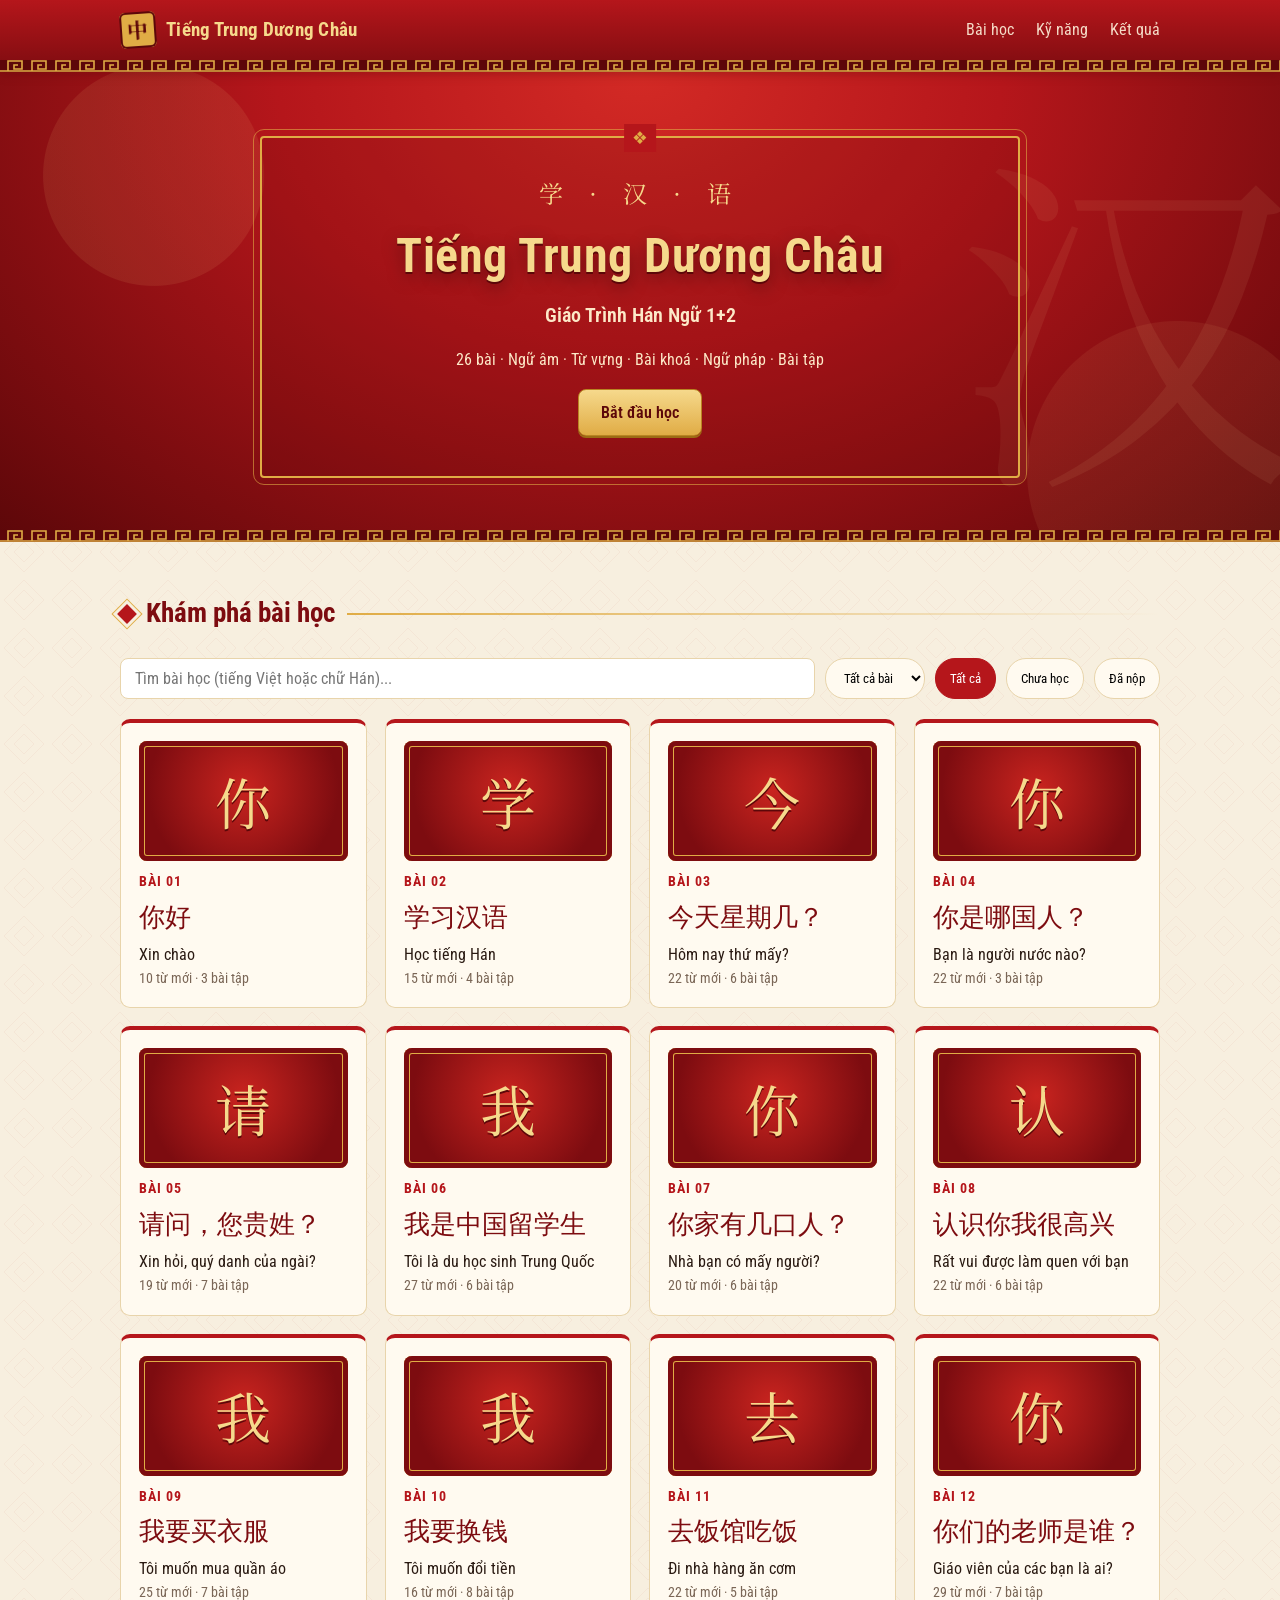
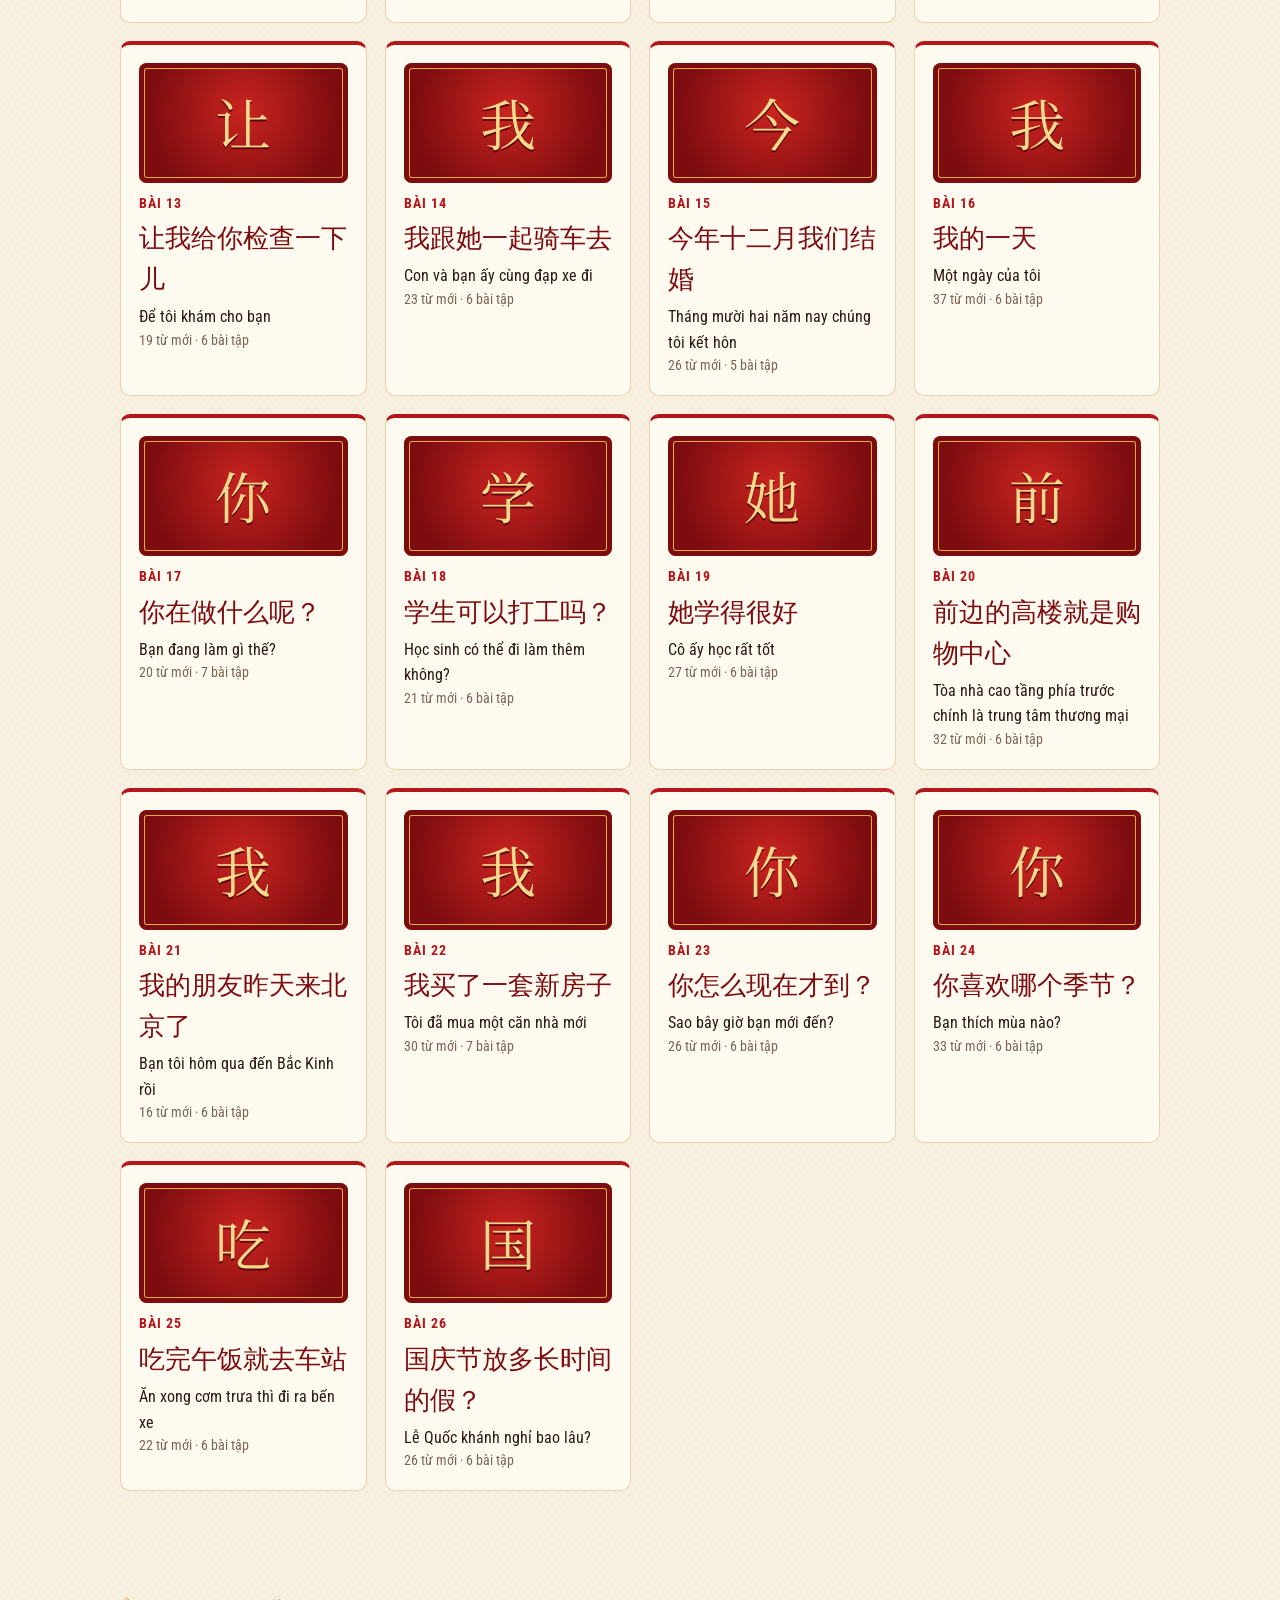
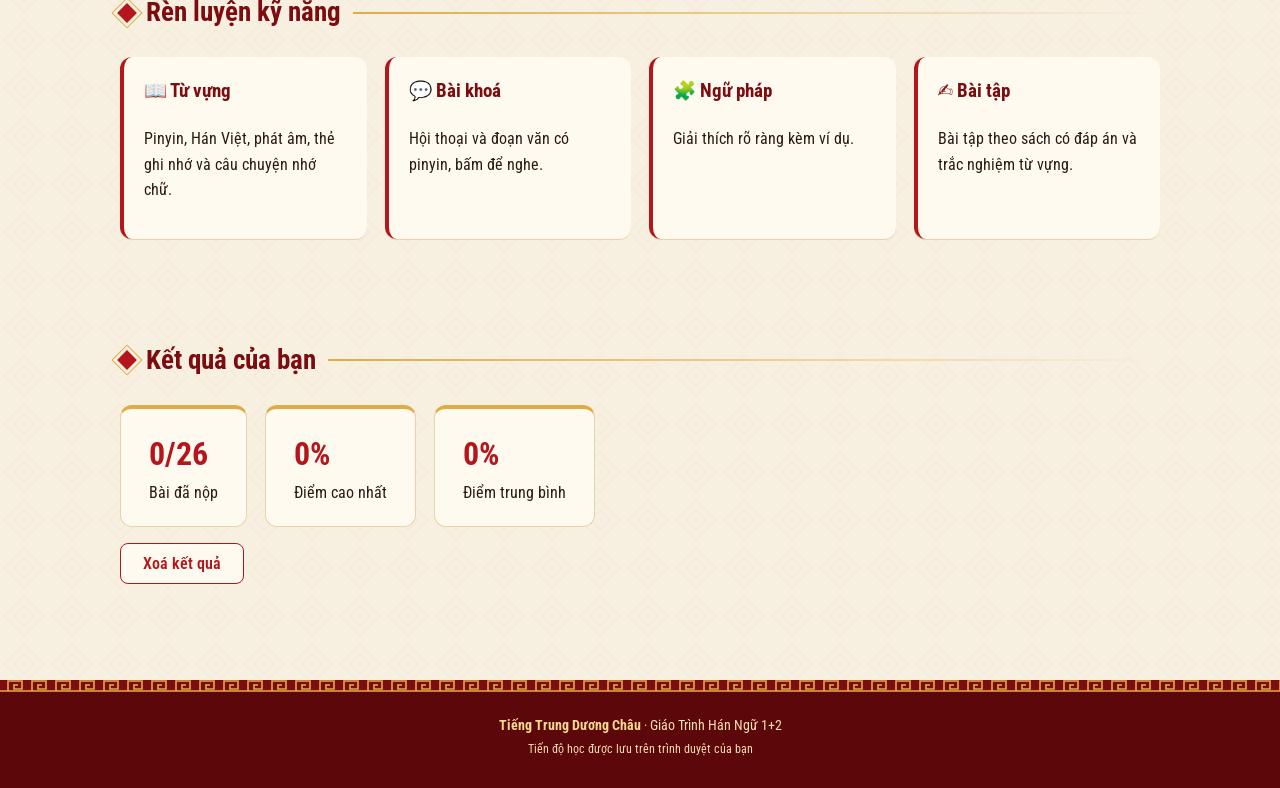
<file: index.html>
<!DOCTYPE html>
<html lang="vi">
<head>
  <meta charset="UTF-8">
  <meta name="viewport" content="width=device-width, initial-scale=1.0">
  <title>Tiếng Trung Dương Châu · Giáo Trình Hán Ngữ 1+2</title>
  <link rel="preconnect" href="https://fonts.googleapis.com">
  <link rel="preconnect" href="https://fonts.gstatic.com" crossorigin>
  <link rel="stylesheet" href="https://fonts.googleapis.com/css2?family=Roboto+Condensed:wght@400;600;700&family=Noto+Serif+SC:wght@700&display=swap">
  <link rel="stylesheet" href="style.css?v=8">
</head>
<body>
  <header>
    <div class="container">
      <a class="logo" href="index.html"><span class="seal zh">中</span>Tiếng Trung Dương Châu</a>
      <nav>
        <a href="#lessons">Bài học</a>
        <a href="#skills">Kỹ năng</a>
        <a href="#results">Kết quả</a>
      </nav>
    </div>
  </header>

  <div class="hero">
    <div class="container">
      <div class="hero-frame">
        <div class="hero-kicker zh">学 · 汉 · 语</div>
        <h1>Tiếng Trung Dương Châu</h1>
        <p class="hero-sub">Giáo Trình Hán Ngữ 1+2</p>
        <p>26 bài · Ngữ âm · Từ vựng · Bài khoá · Ngữ pháp · Bài tập</p>
        <a class="btn" href="#lessons">Bắt đầu học</a>
      </div>
    </div>
  </div>

  <main class="container">
    <section id="lessons">
      <h2>Khám phá bài học</h2>
      <div class="toolbar">
        <input id="search" type="search" placeholder="Tìm bài học (tiếng Việt hoặc chữ Hán)...">
        <select id="levelSelect" class="chip"></select>
        <button class="chip active" data-filter="all">Tất cả</button>
        <button class="chip" data-filter="todo">Chưa học</button>
        <button class="chip" data-filter="done">Đã nộp</button>
      </div>
      <div id="lessonGrid" class="grid"></div>
      <p id="empty" class="empty" hidden>Không có bài học phù hợp.</p>
    </section>

    <section id="skills">
      <h2>Rèn luyện kỹ năng</h2>
      <div class="skills">
        <div class="skill"><h3>📖 Từ vựng</h3><p>Pinyin, Hán Việt, phát âm, thẻ ghi nhớ và câu chuyện nhớ chữ.</p></div>
        <div class="skill"><h3>💬 Bài khoá</h3><p>Hội thoại và đoạn văn có pinyin, bấm để nghe.</p></div>
        <div class="skill"><h3>🧩 Ngữ pháp</h3><p>Giải thích rõ ràng kèm ví dụ.</p></div>
        <div class="skill"><h3>✍️ Bài tập</h3><p>Bài tập theo sách có đáp án và trắc nghiệm từ vựng.</p></div>
      </div>
    </section>

    <section id="results">
      <h2>Kết quả của bạn</h2>
      <div class="stats">
        <div class="stat"><b id="statDone">0</b>Bài đã nộp</div>
        <div class="stat"><b id="statBest">0%</b>Điểm cao nhất</div>
        <div class="stat"><b id="statAvg">0%</b>Điểm trung bình</div>
      </div>
      <p><button class="btn secondary" id="resetBtn">Xoá kết quả</button></p>
    </section>
  </main>

  <footer><b>Tiếng Trung Dương Châu</b> · Giáo Trình Hán Ngữ 1+2<br><small>Tiến độ học được lưu trên trình duyệt của bạn</small></footer>

  <script src="data/index.js"></script>
  <script src="app.js"></script>
</body>
</html>
</file>
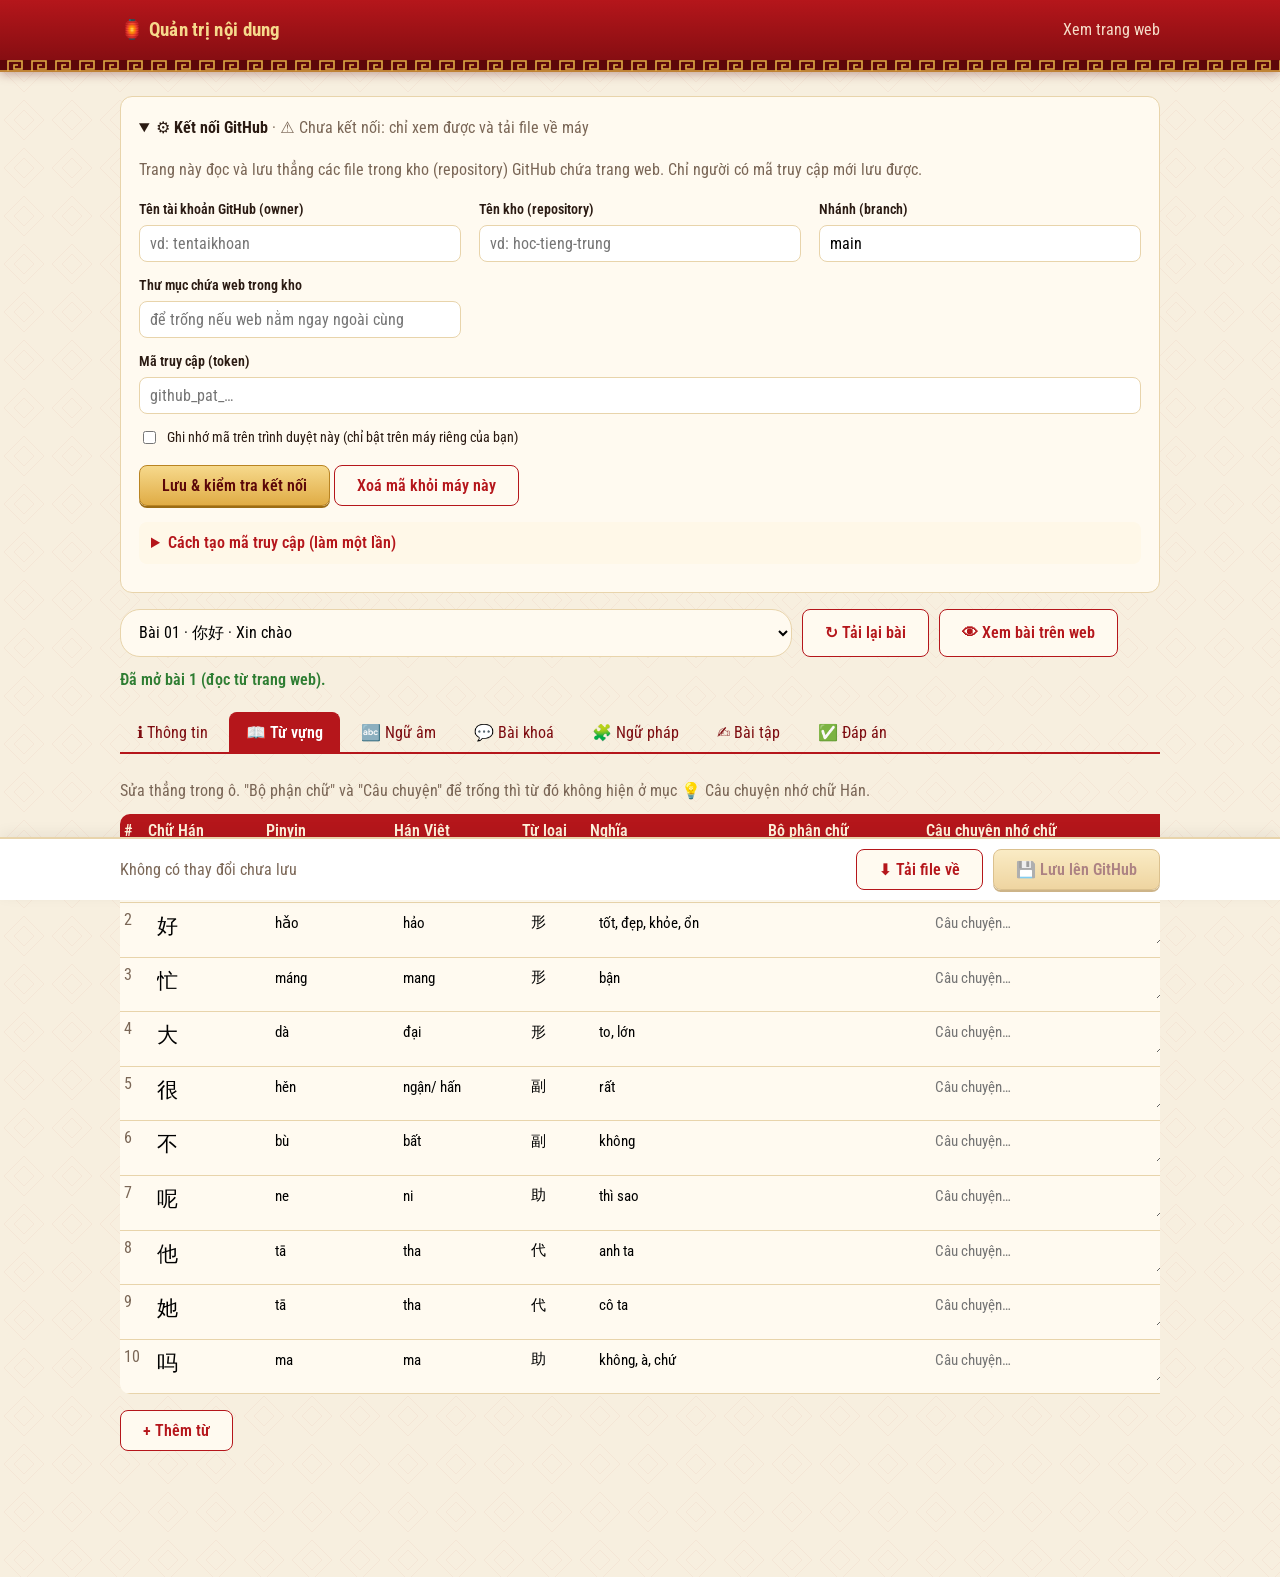
<file: admin.html>
<!DOCTYPE html>
<html lang="vi">
<head>
  <meta charset="UTF-8">
  <meta name="viewport" content="width=device-width, initial-scale=1.0">
  <meta name="robots" content="noindex, nofollow">
  <title>Quản trị nội dung · Tiếng Trung Dương Châu</title>
  <link rel="preconnect" href="https://fonts.googleapis.com">
  <link rel="preconnect" href="https://fonts.gstatic.com" crossorigin>
  <link rel="stylesheet" href="https://fonts.googleapis.com/css2?family=Roboto+Condensed:wght@400;600;700&family=Noto+Serif+SC:wght@700&display=swap">
  <link rel="stylesheet" href="style.css?v=8">
  <link rel="stylesheet" href="admin.css?v=1">
</head>
<body>
  <header>
    <div class="container">
      <a class="logo" href="index.html">🏮 Quản trị nội dung</a>
      <nav>
        <a href="index.html">Xem trang web</a>
      </nav>
    </div>
  </header>

  <main class="container admin">
    <!-- ===== Kết nối GitHub ===== -->
    <details class="box" id="settingsBox">
      <summary><b>⚙️ Kết nối GitHub</b> <span id="connState" class="muted"></span></summary>
      <p class="muted">Trang này đọc và lưu thẳng các file trong kho (repository) GitHub chứa trang web. Chỉ người có mã truy cập mới lưu được.</p>
      <div class="form-grid">
        <label>Tên tài khoản GitHub (owner)<input id="cfgOwner" placeholder="vd: tentaikhoan"></label>
        <label>Tên kho (repository)<input id="cfgRepo" placeholder="vd: hoc-tieng-trung"></label>
        <label>Nhánh (branch)<input id="cfgBranch" placeholder="main"></label>
        <label>Thư mục chứa web trong kho<input id="cfgDir" placeholder="để trống nếu web nằm ngay ngoài cùng"></label>
        <label class="wide">Mã truy cập (token)
          <input id="cfgToken" type="password" autocomplete="off" placeholder="github_pat_…">
        </label>
        <label class="wide check"><input type="checkbox" id="cfgRemember"> Ghi nhớ mã trên trình duyệt này (chỉ bật trên máy riêng của bạn)</label>
      </div>
      <p>
        <button class="btn" id="cfgSave">Lưu &amp; kiểm tra kết nối</button>
        <button class="btn secondary" id="cfgForget">Xoá mã khỏi máy này</button>
      </p>
      <details class="help">
        <summary>Cách tạo mã truy cập (làm một lần)</summary>
        <ol>
          <li>Mở <a href="https://github.com/settings/personal-access-tokens/new" target="_blank" rel="noopener">github.com/settings/personal-access-tokens/new</a> (đăng nhập GitHub nếu được hỏi).</li>
          <li><b>Token name</b>: đặt tên tuỳ ý, vd "Sửa web học tiếng Trung". <b>Expiration</b>: chọn thời hạn (vd 1 năm).</li>
          <li><b>Repository access</b>: chọn <i>Only select repositories</i> → chọn đúng kho chứa trang web.</li>
          <li><b>Permissions</b> → <i>Repository permissions</i> → <b>Contents</b>: chọn <b>Read and write</b>.</li>
          <li>Bấm <b>Generate token</b>, sao chép mã (bắt đầu bằng <code>github_pat_</code>) rồi dán vào ô bên trên.</li>
        </ol>
        <p class="muted">Không gửi mã này cho ai. Nếu lộ, vào GitHub → Settings → Developer settings → Personal access tokens để xoá mã cũ và tạo mã mới.</p>
      </details>
    </details>

    <!-- ===== Chọn bài ===== -->
    <div class="toolbar">
      <select id="lessonPick" class="chip"></select>
      <button class="btn secondary" id="reloadBtn">↻ Tải lại bài</button>
      <a class="btn secondary" id="viewBtn" target="_blank">👁 Xem bài trên web</a>
      <span id="status" class="status"></span>
    </div>

    <div id="editor" hidden>
      <div class="tabs" id="tabs">
        <button class="tab" data-tab="info">ℹ️ Thông tin</button>
        <button class="tab" data-tab="vocab">📖 Từ vựng</button>
        <button class="tab" data-tab="phonetics">🔤 Ngữ âm</button>
        <button class="tab" data-tab="text">💬 Bài khoá</button>
        <button class="tab" data-tab="grammar">🧩 Ngữ pháp</button>
        <button class="tab" data-tab="exercises">✍️ Bài tập</button>
        <button class="tab" data-tab="answers">✅ Đáp án</button>
      </div>

      <div class="panel" id="p-info">
        <div class="form-grid">
          <label>Tên bài (chữ Hán)<input id="fTitle" class="zh"></label>
          <label>Tên bài (tiếng Việt)<input id="fTitleVi"></label>
        </div>
      </div>

      <div class="panel" id="p-vocab">
        <p class="muted">Sửa thẳng trong ô. "Bộ phận chữ" và "Câu chuyện" để trống thì từ đó không hiện ở mục 💡 Câu chuyện nhớ chữ Hán.</p>
        <div class="table-wrap">
          <table class="edit-table">
            <thead><tr><th>#</th><th>Chữ Hán</th><th>Pinyin</th><th>Hán Việt</th><th>Từ loại</th><th>Nghĩa</th><th>Bộ phận chữ</th><th>Câu chuyện nhớ chữ</th><th></th></tr></thead>
            <tbody id="vocabRows"></tbody>
          </table>
        </div>
        <p><button class="btn secondary" id="addWord">+ Thêm từ</button></p>
      </div>

      <div class="panel" id="p-markup">
        <div class="split">
          <div>
            <textarea id="markupBox" spellcheck="false"></textarea>
            <details class="help">
              <summary>Ký hiệu định dạng</summary>
              <table class="md-table cheat">
                <tr><td><code>## Tiêu đề</code></td><td>Tiêu đề lớn</td></tr>
                <tr><td><code>### Tiêu đề</code></td><td>Tiêu đề nhỏ</td></tr>
                <tr><td><code>&gt; A | 你好！ | Nǐ hǎo!</code></td><td>Câu hội thoại: người nói | chữ Hán | pinyin</td></tr>
                <tr><td><code>| ô 1 | ô 2 | ô 3</code></td><td>Một hàng của bảng</td></tr>
                <tr><td><code>___</code></td><td>Ô trống để điền</td></tr>
                <tr><td><code>?</code> (riêng một dòng)</td><td>Ô viết câu trả lời</td></tr>
                <tr><td><code>@answers 3</code></td><td>Nút "Xem đáp án" của bài tập số 3 (sửa ở tab Đáp án)</td></tr>
                <tr><td><code>---</code></td><td>Đường kẻ ngang</td></tr>
              </table>
            </details>
          </div>
          <div class="preview" id="markupPreview"></div>
        </div>
      </div>

      <div class="panel" id="p-answers">
        <p class="muted">Mỗi đáp án gắn với một số bài tập. Trong tab Bài tập, dòng <code>@answers 3</code> sẽ hiện nút "Xem đáp án" của số 3.</p>
        <div id="answerList"></div>
        <p><button class="btn secondary" id="addAnswer">+ Thêm đáp án</button></p>
      </div>
    </div>
  </main>

  <div class="savebar" id="saveBar" hidden>
    <div class="container">
      <span id="dirtyMsg"></span>
      <button class="btn secondary" id="downloadBtn" title="Tải file về máy, dùng khi chưa kết nối GitHub">⬇ Tải file về</button>
      <button class="btn" id="saveBtn">💾 Lưu lên GitHub</button>
    </div>
  </div>

  <script>const LESSON_DATA = {};</script>
  <script src="data/index.js"></script>
  <script src="render.js?v=5"></script>
  <script src="admin.js?v=2"></script>
</body>
</html>
</file>
<file: style.css>
:root {
  --red: #c8102e; --red-dark: #9b0c23; --gold: #f2b134;
  --bg: #fbf7f2; --card: #fff; --text: #2b2b2b; --muted: #6b6b6b;
  --line: #eadfd3; --ok: #2e7d32; --bad: #c62828;
}
* { box-sizing: border-box; }
body { margin: 0; font-family: "Roboto Condensed", "Segoe UI", system-ui, sans-serif; background: var(--bg); color: var(--text); line-height: 1.6; }
button, input, select, textarea, pre { font-family: inherit; }
a { color: inherit; }
/* Chữ Hán: Roboto Condensed không có chữ Hán nên trình duyệt tự dùng font Trung bên dưới */
.zh { font-family: "Roboto Condensed", "Noto Sans SC", "Microsoft YaHei", sans-serif; }
.container { max-width: 1080px; margin: 0 auto; padding: 0 20px; }

/* Header */
header { background: var(--red); color: #fff; position: sticky; top: 0; z-index: 10; }
header .container { display: flex; align-items: center; justify-content: space-between; height: 60px; }
.logo { font-weight: 700; font-size: 1.2rem; text-decoration: none; }
nav a { margin-left: 18px; text-decoration: none; opacity: .9; }
nav a:hover { opacity: 1; text-decoration: underline; }

/* Hero */
.hero { background: linear-gradient(135deg, var(--red), var(--red-dark)); color: #fff; padding: 70px 0; text-align: center; }
.hero h1 { font-size: 2.4rem; margin: 0 0 10px; }
.btn { display: inline-block; background: var(--gold); color: #3a2a00; padding: 10px 22px; border-radius: 8px; border: 0; font-weight: 600; text-decoration: none; cursor: pointer; font-size: 1rem; }
.btn.secondary { background: #fff; color: var(--red); border: 1px solid var(--red); }

section { padding: 50px 0; }
h2 { margin-top: 0; }

/* Lessons */
.toolbar { display: flex; flex-wrap: wrap; gap: 10px; margin-bottom: 20px; }
.toolbar input { flex: 1; min-width: 200px; padding: 10px 14px; border: 1px solid var(--line); border-radius: 8px; font-size: 1rem; }
.chip { padding: 8px 14px; border-radius: 20px; border: 1px solid var(--line); background: #fff; cursor: pointer; }
.chip.active { background: var(--red); color: #fff; border-color: var(--red); }
.grid { display: grid; grid-template-columns: repeat(auto-fill, minmax(220px, 1fr)); gap: 18px; }
.card { background: var(--card); border: 1px solid var(--line); border-radius: 12px; padding: 18px; text-decoration: none; transition: transform .15s, box-shadow .15s; display: block; }
.card:hover { transform: translateY(-3px); box-shadow: 0 6px 18px rgba(0,0,0,.08); }
.thumb { width: 100%; height: 120px; object-fit: cover; border-radius: 8px; margin-bottom: 10px; background: linear-gradient(135deg, #fde8d7, #f9d0a8); color: var(--red); font-size: 3.5rem; display: flex; align-items: center; justify-content: center; }
.hw-wrap { display: flex; flex-wrap: wrap; gap: 24px; align-items: flex-start; }
.hw-chars { display: flex; flex-wrap: wrap; gap: 8px; margin-bottom: 14px; }
.hw-char { font-size: 1.4rem; padding: 6px 12px; border: 1px solid var(--line); border-radius: 8px; background: #fff; cursor: pointer; }
.hw-char.active { background: var(--red); color: #fff; border-color: var(--red); }
#hwTarget { background: #fff; border: 2px solid var(--line); border-radius: 12px; }
.hw-buttons { display: flex; flex-wrap: wrap; gap: 8px; margin-top: 12px; }
.table-wrap { overflow-x: auto; margin: 10px 0 16px; }
.md-table { width: auto; min-width: 50%; }
.md-table td { padding: 6px 12px; }
.say { cursor: pointer; }
.say:hover { background: #fff8e8; }
.vocab-hz { font-size: 1.4rem; white-space: nowrap; }
.muted { color: var(--muted); }
.panel h3 { color: var(--red); margin-top: 28px; }
.panel h4 { margin: 18px 0 6px; }
.panel p { margin: 6px 0; }
.zh-line { font-size: 1.15rem; }
.bullet { padding-left: 4px; }
.label { font-weight: 600; color: var(--muted); }
.text-zh { font-size: 1.25rem; }
.dialog .line { border-bottom: 1px dashed var(--line); padding-bottom: 8px; }
.dialog .line:last-child { border-bottom: 0; }
input.blank { width: 90px; border: 0; border-bottom: 2px solid var(--red); background: #fff8e8; font-size: 1rem; padding: 2px 6px; margin: 0 2px; }
.answer-box { width: 100%; padding: 8px 10px; font-size: 1.05rem; border: 1px solid var(--line); border-radius: 8px; margin: 4px 0 10px; font-family: inherit; }
details.answer { margin: 10px 0 24px; }
details.answer summary { cursor: pointer; color: var(--ok); font-weight: 600; }
details.answer pre { background: #f1f8f1; border-radius: 8px; padding: 12px; white-space: pre-wrap; font-size: 1.05rem; }
.opt.picked { outline: 2px solid var(--red); }
.book-page { display: block; max-width: 100%; margin: 0 auto 16px; border: 1px solid var(--line); border-radius: 6px; }
hr { border: 0; border-top: 1px solid var(--line); margin: 24px 0; }
.num { color: var(--red); font-weight: 700; font-size: .85rem; }
.story-grid { display: grid; grid-template-columns: repeat(auto-fill, minmax(260px, 1fr)); gap: 14px; }
.story-card { background: #fff; border: 1px solid var(--line); border-left: 4px solid var(--gold); border-radius: 12px; padding: 14px 16px; }
.story-head { display: flex; align-items: center; gap: 14px; }
.story-hz { font-size: 2.4rem; color: var(--red); line-height: 1.1; }
.story-parts { background: #fff8e8; border-radius: 8px; padding: 6px 10px; margin: 10px 0 6px; font-size: .9rem; }
.story-card summary { cursor: pointer; color: var(--red); font-weight: 600; margin-top: 6px; }
.story-text { margin: 8px 0 0; font-size: .95rem; }
.card .num { color: var(--red); font-weight: 700; font-size: .85rem; }
.card .title { font-size: 1.6rem; margin: 4px 0; }
.card .meta { color: var(--muted); font-size: .85rem; }
.badge { display: inline-block; background: var(--ok); color: #fff; font-size: .75rem; padding: 2px 8px; border-radius: 10px; margin-top: 6px; }
.empty { color: var(--muted); }

.skills { display: grid; grid-template-columns: repeat(auto-fit, minmax(200px, 1fr)); gap: 18px; }
.skill { background: #fff; border-radius: 12px; padding: 20px; border-left: 4px solid var(--gold); }
.stats { display: flex; gap: 18px; flex-wrap: wrap; }
.stat { background: #fff; border-radius: 12px; padding: 20px 28px; border: 1px solid var(--line); }
.stat b { display: block; font-size: 2rem; color: var(--red); }

/* Lesson page */
.tabs { display: flex; gap: 6px; border-bottom: 2px solid var(--line); margin-bottom: 24px; flex-wrap: wrap; }
.tab { padding: 10px 16px; border: 0; background: none; cursor: pointer; font-size: 1rem; border-bottom: 3px solid transparent; margin-bottom: -2px; }
.tab.active { border-color: var(--red); color: var(--red); font-weight: 600; }
.panel { display: none; } .panel.active { display: block; }
table { width: 100%; border-collapse: collapse; background: #fff; border-radius: 10px; overflow: hidden; }
td, th { padding: 10px 12px; border-bottom: 1px solid var(--line); text-align: left; }
.speak { border: 0; background: none; cursor: pointer; font-size: 1.1rem; }
.flash { width: 280px; height: 180px; margin: 20px auto; perspective: 800px; cursor: pointer; }
.flash-inner { position: relative; width: 100%; height: 100%; transition: transform .5s; transform-style: preserve-3d; }
.flash.flipped .flash-inner { transform: rotateY(180deg); }
.face { position: absolute; inset: 0; backface-visibility: hidden; background: #fff; border: 2px solid var(--red); border-radius: 14px; display: flex; flex-direction: column; align-items: center; justify-content: center; }
.face.back { transform: rotateY(180deg); background: #fff8e8; }
.face .big { font-size: 3rem; }
.center { text-align: center; }
.box { background: #fff; border: 1px solid var(--line); border-radius: 12px; padding: 18px; margin-bottom: 16px; }
.py { color: var(--muted); font-size: .9rem; }
.line { display: flex; gap: 10px; margin-bottom: 12px; }
.who { font-weight: 700; color: var(--red); min-width: 24px; }
.opts { display: grid; grid-template-columns: 1fr 1fr; gap: 8px; margin-top: 8px; }
.opt { padding: 10px; border: 1px solid var(--line); border-radius: 8px; background: #fff; cursor: pointer; font-size: 1rem; }
.opt.ok { background: #e8f5e9; border-color: var(--ok); } .opt.bad { background: #ffebee; border-color: var(--bad); }
input.answer { width: 100%; padding: 10px; font-size: 1.1rem; border: 1px solid var(--line); border-radius: 8px; margin-top: 6px; }
.fb-ok { color: var(--ok); } .fb-bad { color: var(--bad); }
.result { font-size: 1.3rem; font-weight: 700; margin-top: 16px; }
footer { text-align: center; padding: 30px; color: var(--muted); font-size: .9rem; }
@media (max-width: 600px) { nav a { margin-left: 10px; font-size: .9rem; } .hero h1 { font-size: 1.8rem; } .opts { grid-template-columns: 1fr; } }

/* =====================================================================
   THEME: Đỏ phong cách Trung Quốc
   (đặt cuối file để ghi đè các kiểu ở trên — muốn bỏ theme thì xoá cả khối này)
   ===================================================================== */
:root {
  --red: #b5161b; --red-dark: #7d0c10; --red-deep: #5c0709;
  --gold: #e0ac45; --gold-light: #f6d98c;
  --bg: #f7efdf; --card: #fffaf0; --text: #2a1a12; --muted: #7a6656;
  --line: #e8d4ab;
  --fret: url("data:image/svg+xml,%3Csvg xmlns='http://www.w3.org/2000/svg' width='24' height='12' viewBox='0 0 24 12'%3E%3Cpath d='M0 11H24M4 11V1h14v8h-8V5h4' fill='none' stroke='%23e0ac45' stroke-width='1.6'/%3E%3C/svg%3E");
  --serif-zh: "Noto Serif SC", "SimSun", serif;
}
body {
  background-color: var(--bg);
  background-image: url("data:image/svg+xml,%3Csvg xmlns='http://www.w3.org/2000/svg' width='48' height='48' viewBox='0 0 48 48'%3E%3Cpath d='M24 4L44 24L24 44L4 24Z M24 14L34 24L24 34L14 24Z' fill='none' stroke='%23b5161b' stroke-opacity='.045'/%3E%3C/svg%3E");
}

/* Thanh trên cùng */
header { background: linear-gradient(180deg, var(--red) 0%, var(--red-dark) 100%); box-shadow: 0 2px 10px rgba(92,7,9,.35); }
header::after { content: ""; display: block; height: 12px; background: var(--fret) repeat-x center / 24px 12px, var(--red-deep); }
.logo { display: inline-flex; align-items: center; gap: 10px; letter-spacing: .3px; color: var(--gold-light); }
.seal { display: inline-flex; align-items: center; justify-content: center; width: 36px; height: 36px;
  font-family: var(--serif-zh); font-size: 1.3rem; color: var(--red-deep); background: var(--gold);
  border-radius: 6px; box-shadow: inset 0 0 0 2px var(--red-deep), inset 0 0 0 3px var(--gold); transform: rotate(-4deg); }
nav a { color: #fff3dc; }

/* Ảnh bìa trang chủ */
.hero { position: relative; overflow: hidden; padding: 64px 0;
  background:
    radial-gradient(circle at 12% 22%, rgba(255,215,130,.09) 0 110px, transparent 111px),
    radial-gradient(circle at 92% 85%, rgba(255,215,130,.07) 0 150px, transparent 151px),
    radial-gradient(ellipse at 50% 0%, #d32a25 0%, var(--red) 40%, var(--red-deep) 100%); }
.hero::before { content: "汉"; position: absolute; right: -2%; top: 50%; transform: translateY(-50%);
  font-family: var(--serif-zh); font-size: 22rem; line-height: 1; color: rgba(255,220,150,.07); pointer-events: none; }
.hero::after { content: ""; position: absolute; left: 0; right: 0; bottom: 0; height: 12px; background: var(--fret) repeat-x center / 24px 12px, var(--red-deep); }
.hero-frame { position: relative; max-width: 760px; margin: 0 auto; padding: 36px 24px 40px;
  border: 2px solid var(--gold); outline: 1px solid rgba(224,172,69,.6); outline-offset: 6px; border-radius: 4px;
  background: rgba(92,7,9,.18); }
.hero-frame::before, .hero-frame::after { content: "❖"; position: absolute; top: -14px; color: var(--gold); background: var(--red); padding: 0 8px; font-size: 1.1rem; }
.hero-frame::before { left: 50%; transform: translateX(-50%); }
.hero-frame::after { content: none; }
.hero-kicker { font-family: var(--serif-zh); color: var(--gold-light); font-size: 1.5rem; letter-spacing: 10px; margin-bottom: 6px; }
.hero h1 { color: var(--gold-light); font-size: 3rem; letter-spacing: .5px; text-shadow: 0 2px 0 var(--red-deep), 0 6px 18px rgba(0,0,0,.35); margin-bottom: 4px; }
.hero-sub { font-size: 1.25rem; font-weight: 600; color: #fff; margin: 0 0 6px; }
.hero p { color: #fde9c8; }

/* Nút */
.btn { background: linear-gradient(180deg, var(--gold-light), var(--gold)); color: var(--red-deep);
  border: 1px solid #b98422; box-shadow: 0 2px 0 #9c6c14; }
.btn:hover { filter: brightness(1.05); }
.btn.secondary { background: var(--card); color: var(--red); border: 1px solid var(--red); box-shadow: none; }
.btn.secondary:hover { background: #fff1e6; }
.chip { background: var(--card); }
.chip.active { background: var(--red); border-color: var(--red); color: #fff; }

/* Tiêu đề mục */
section > h2 { display: flex; align-items: center; gap: 12px; color: var(--red-dark); font-size: 1.7rem; }
section > h2::before { content: ""; width: 14px; height: 14px; background: var(--red); transform: rotate(45deg); box-shadow: 0 0 0 3px var(--bg), 0 0 0 4px var(--gold); flex: none; }
section > h2::after { content: ""; flex: 1; height: 2px; background: linear-gradient(90deg, var(--gold), transparent); }

/* Thẻ bài học */
.card { background: var(--card); border: 1px solid var(--line); border-top: 4px solid var(--red); border-radius: 10px; }
.card:hover { box-shadow: 0 10px 24px rgba(125,12,16,.15); border-color: var(--gold); border-top-color: var(--red); }
.thumb { font-family: var(--serif-zh); color: var(--gold-light);
  background: radial-gradient(circle at 50% 40%, #c9241f, var(--red-dark) 75%);
  box-shadow: inset 0 0 0 5px var(--red-dark), inset 0 0 0 6px var(--gold); text-shadow: 0 2px 0 var(--red-deep); }
.card .num, .num { color: var(--red); letter-spacing: 1px; }
.card .title { color: var(--red-dark); }
.badge { background: var(--red); }

.skill { background: var(--card); border-left: 4px solid var(--red); box-shadow: 0 1px 0 var(--line); }
.skill h3 { color: var(--red-dark); margin-top: 0; }
.stat { background: var(--card); border-top: 4px solid var(--gold); }
.stat b { color: var(--red); }

/* Trang bài học */
#lessonTitle { color: var(--red-dark); }
.tabs { border-bottom: 2px solid var(--red); gap: 4px; }
.tab { border: 1px solid transparent; border-bottom: 0; border-radius: 8px 8px 0 0; margin-bottom: 0; color: var(--red-dark); }
.tab:hover { background: #fbe6cf; }
.tab.active { background: var(--red); color: #fff; border-color: var(--red); }
table { background: var(--card); }
th { background: var(--red); color: #fff3dc; font-weight: 600; }
td, th { border-bottom-color: var(--line); }
.box { background: var(--card); }
.panel h3 { color: var(--red); border-left: 4px solid var(--gold); padding-left: 10px; }
.who { display: inline-flex; align-items: center; justify-content: center; min-width: 30px; height: 28px; padding: 0 9px; white-space: nowrap;
  border-radius: 14px; background: var(--red); color: #fff; font-size: .85rem; flex: none; }
.face { border-color: var(--red); box-shadow: inset 0 0 0 4px var(--card), inset 0 0 0 5px var(--gold); }
.face.back { background: #fff3dc; }
.face .big { color: var(--red-dark); font-family: var(--serif-zh); }
.story-card { background: var(--card); border-left-color: var(--red); }
.story-hz { font-family: var(--serif-zh); }
.hw-char.active { background: var(--red); border-color: var(--red); }
#hwTarget { border-color: var(--gold); background: var(--card); }
.opt { background: var(--card); }
details.answer pre { background: #f3f8ee; }
input.blank { border-bottom-color: var(--red); background: #fff3dc; }

/* Chân trang */
footer { position: relative; margin-top: 30px; padding: 34px 20px 28px; background: var(--red-deep); color: #f6dfb0; }
footer::before { content: ""; position: absolute; left: 0; right: 0; top: 0; height: 12px; background: var(--fret) repeat-x center / 24px 12px, var(--red-dark); }
footer b { color: var(--gold-light); }

/* Trang quản trị */
.savebar { background: var(--card); border-top: 2px solid var(--gold); }

@media (max-width: 600px) {
  .hero { padding: 44px 0; } .hero h1 { font-size: 2rem; } .hero::before { font-size: 12rem; }
  .logo { font-size: 1rem; white-space: nowrap; } .seal { width: 30px; height: 30px; font-size: 1.1rem; }
  header .container { height: auto; flex-wrap: wrap; gap: 4px 12px; padding-top: 8px; padding-bottom: 8px; }
  nav { display: flex; gap: 14px; } nav a { margin: 0; white-space: nowrap; }
}
</file>
<file: admin.css>
/* Trang quản trị */
.admin { padding: 24px 20px 120px; }
.admin summary { cursor: pointer; }
.form-grid { display: grid; grid-template-columns: repeat(auto-fit, minmax(240px, 1fr)); gap: 12px 18px; margin: 12px 0; }
.form-grid label { display: flex; flex-direction: column; gap: 4px; font-weight: 600; font-size: .9rem; }
.form-grid label.wide { grid-column: 1 / -1; }
.form-grid label.check { flex-direction: row; align-items: center; gap: 8px; font-weight: 400; }
.form-grid input:not([type=checkbox]) { padding: 8px 10px; border: 1px solid var(--line); border-radius: 8px; font-size: 1rem; font-weight: 400; }
.help { margin: 10px 0; background: #fff8e8; border-radius: 8px; padding: 8px 12px; }
.help summary { color: var(--red); font-weight: 600; }
.help ol { margin: 8px 0; padding-left: 20px; }
.status { align-self: center; font-weight: 600; }
.status.ok { color: var(--ok); } .status.bad { color: var(--bad); }
.toolbar select { font-size: 1rem; }

.edit-table { min-width: 1100px; }
.edit-table td, .edit-table th { padding: 4px; vertical-align: top; }
.edit-table input, .edit-table textarea { width: 100%; padding: 6px 8px; border: 1px solid transparent; border-radius: 6px; font-size: .95rem; background: transparent; }
.edit-table input:hover, .edit-table textarea:hover { border-color: var(--line); }
.edit-table input:focus, .edit-table textarea:focus { border-color: var(--red); background: #fff; outline: none; }
.edit-table .c-hz input { font-size: 1.3rem; width: 110px; }
.edit-table .c-py input { width: 120px; } .edit-table .c-hv input { width: 120px; } .edit-table .c-type input { width: 60px; }
.edit-table .c-vi input { width: 170px; } .edit-table .c-parts input { width: 150px; }
.edit-table textarea { min-width: 240px; min-height: 38px; resize: vertical; }
.row-btns { white-space: nowrap; }
.row-btns button { border: 1px solid var(--line); background: #fff; border-radius: 6px; cursor: pointer; padding: 3px 7px; }
.row-btns button.del:hover { background: #ffebee; border-color: var(--bad); }

.split { display: grid; grid-template-columns: 1fr 1fr; gap: 18px; align-items: start; }
#markupBox { width: 100%; min-height: 65vh; padding: 12px; border: 1px solid var(--line); border-radius: 10px; font-size: .95rem; line-height: 1.5; resize: vertical; }
.preview { background: #fff; border: 1px solid var(--line); border-radius: 10px; padding: 6px 16px; max-height: 75vh; overflow: auto; position: sticky; top: 72px; }
.preview:empty::before { content: "Phần này đang trống."; color: var(--muted); display: block; padding: 10px 0; }
.cheat td { padding: 4px 10px; font-size: .85rem; }

.answer-card { background: #fff; border: 1px solid var(--line); border-radius: 10px; padding: 12px 14px; margin-bottom: 12px; }
.answer-card .head { display: flex; gap: 10px; align-items: center; flex-wrap: wrap; }
.answer-card input { padding: 6px 8px; border: 1px solid var(--line); border-radius: 6px; font-size: 1rem; }
.answer-card .a-num { width: 70px; }
.answer-card .a-title { flex: 1; min-width: 200px; }
.answer-card textarea { width: 100%; margin-top: 8px; min-height: 90px; padding: 8px; border: 1px solid var(--line); border-radius: 6px; font-size: 1rem; }

.savebar { position: fixed; left: 0; right: 0; bottom: 0; background: #fff; border-top: 2px solid var(--line); box-shadow: 0 -4px 14px rgba(0,0,0,.06); z-index: 20; }
.savebar .container { display: flex; align-items: center; justify-content: flex-end; gap: 10px; padding-top: 10px; padding-bottom: 10px; }
.savebar #dirtyMsg { margin-right: auto; color: var(--muted); }
.savebar #dirtyMsg.dirty { color: var(--red); font-weight: 600; }
.btn:disabled { opacity: .5; cursor: default; }

@media (max-width: 800px) { .split { grid-template-columns: 1fr; } .preview { position: static; } #markupBox { min-height: 40vh; } }
</file>
